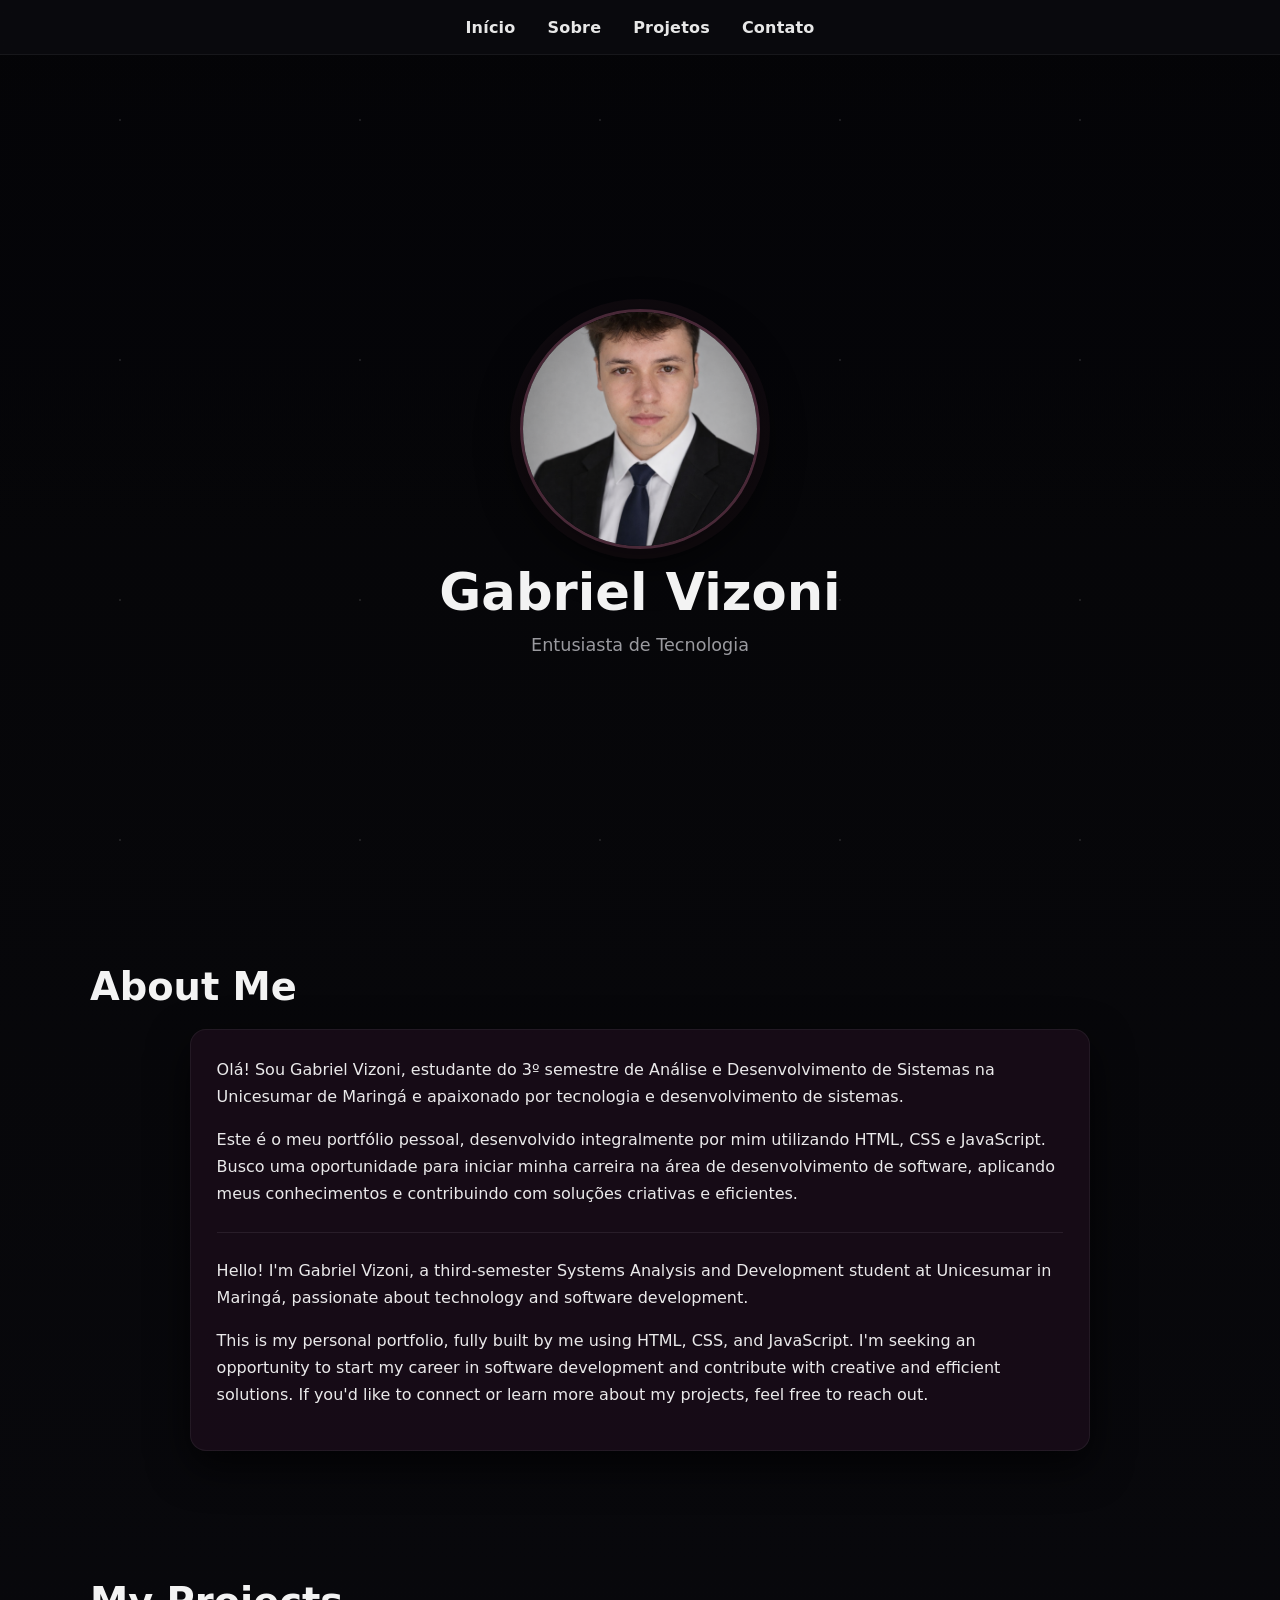
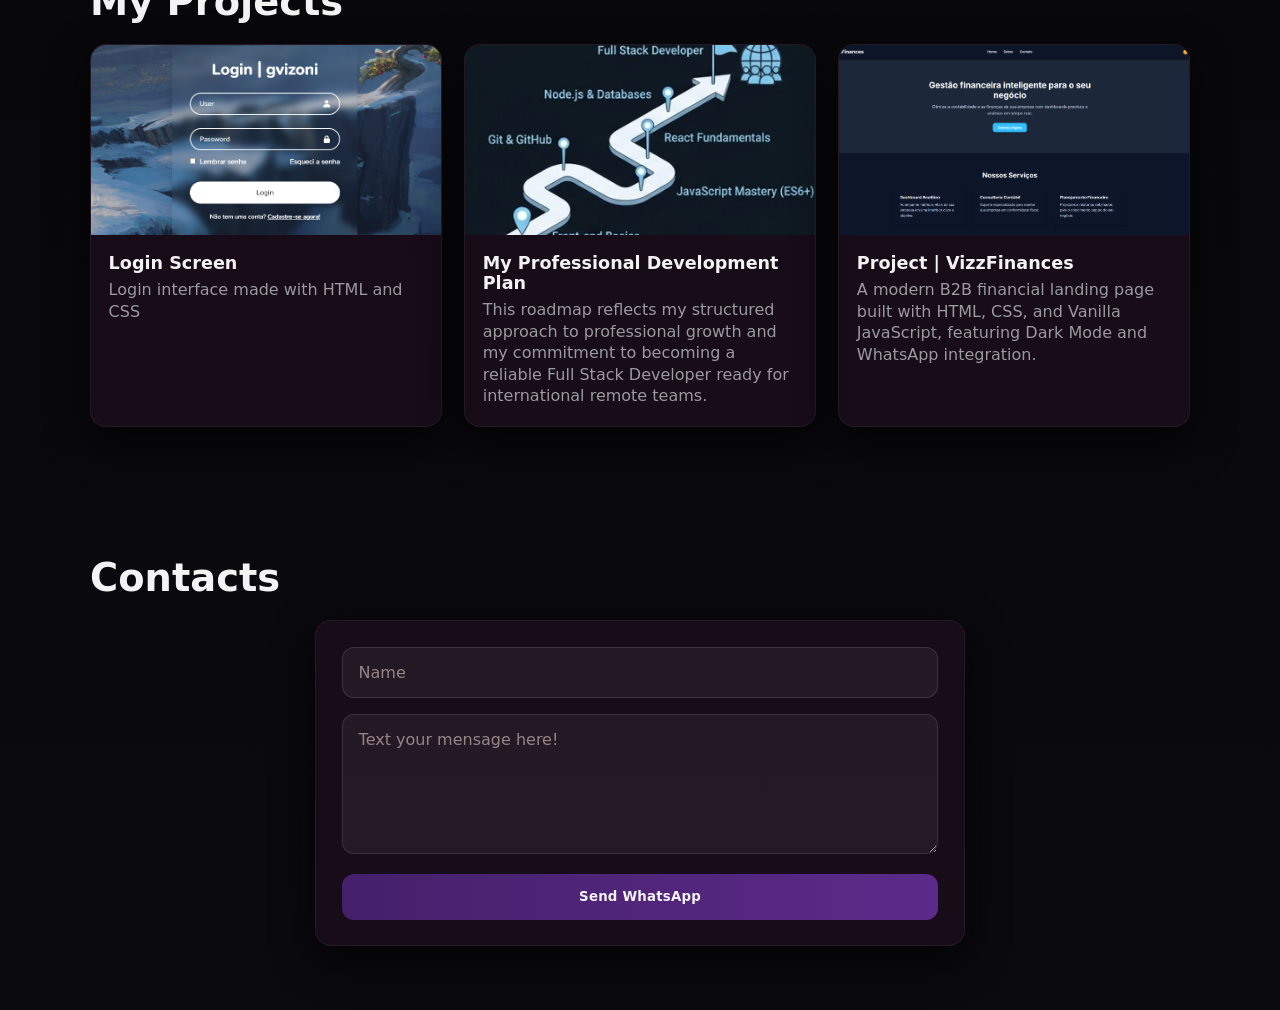
<file: index.html>
<!DOCTYPE html>
<html lang="pt-br">

<head>
    <meta charset="UTF-8">
    <meta name="viewport" content="width=device-width, initial-scale=1.0">
    <link rel="stylesheet" href="styles.css">
    <title>Portfólio | Gabriel Vizoni</title>
</head>

<body>
    <div class="particulas">


    </div>
    <nav class="menu-topo">
        <ul class="lista-menu">
            <li>
                <a href="#Início" class="link-menu">Início</a>
            </li>
            <li>
                <a href="#Sobre" class="link-menu">Sobre</a>
            </li>
            <li>
                <a href="#Projetos" class="link-menu">Projetos</a>
            </li>
            <li>
                <a href="#Contatos" class="link-menu">Contato</a>
            </li>
        </ul>
    </nav>


    <main id="Início" class="secao-inicio">
        <img src="perfil.png" alt="Foto de Gabriel Vizoni" class="foto-perfil">
        <h1> Gabriel Vizoni </h1>
        <p class="texto-profissao">Entusiasta de Tecnologia</p>
    </main>

    <section id="Sobre" class="secao-sobre">
        <h2 class="titulo-sobre">About Me</h2>

        <div class="caixa-sobre">
            <p class="texto-sobre">
                Olá! Sou Gabriel Vizoni, estudante do 3º semestre de Análise e Desenvolvimento de Sistemas na Unicesumar
                de Maringá e apaixonado por tecnologia e desenvolvimento de sistemas.
            </p>

            <p class="texto-sobre">
                Este é o meu portfólio pessoal, desenvolvido integralmente por mim utilizando HTML, CSS e JavaScript.
                Busco uma oportunidade para iniciar minha carreira na área de desenvolvimento de software, aplicando
                meus conhecimentos e contribuindo com soluções criativas e eficientes.
            </p>

            <hr class="divider">

            <p class="texto-sobre">
                Hello! I'm Gabriel Vizoni, a third-semester Systems Analysis and Development student at Unicesumar in
                Maringá, passionate about technology and software development.
            </p>

            <p class="texto-sobre">
                This is my personal portfolio, fully built by me using HTML, CSS, and JavaScript. I'm seeking an
                opportunity to start my career in software development and contribute with creative and efficient
                solutions. If you'd like to connect or learn more about my projects, feel free to reach out.
            </p>
        </div>
    </section>

    <section id="Projetos" class="secao-projetos">
        <h2 class="titulo-projetos"> My Projects</h2>
        <div class="grade-projetos">

            <div class="caixa-projeto">
                <a href="./PROJETOS/TELA DE LOGIN/projeto1.html">
                    <img src="./PROJETOS/TELA DE LOGIN/img/fundo caixa.png" alt="wallpaper-teste" class="imagem-projeto">
                    <div class="caixa-projeto-texto">
                        <h3 class="titulo-projeto">Login Screen</h3>
                        <p class="descricao-projeto">Login interface made with HTML and CSS</p>
                    </div>
                </a>
            </div>

            <div class="caixa-projeto">
                <a href="./PROJETOS/PLANOS2026/plano2026.html">
                    <img src="./PROJETOS/PLANOS2026/img/imagemcaixa.png" alt="wallpaper-teste" class="imagem-projeto">
                    <div class="caixa-projeto-texto">
                        <h3 class="titulo-projeto">My Professional Development Plan</h3>
                        <p class="descricao-projeto">This roadmap reflects my structured approach to professional growth
                            and my commitment to becoming a reliable Full Stack Developer ready for international remote
                            teams.</p>
                    </div>
                </a>
            </div>

            <div class="caixa-projeto">
                <a href="./PROJETOS/SISTEMA FINANCEIRO/index.html">
                    <img src="./PROJETOS/SISTEMA FINANCEIRO/img/imagemfundo.png" alt="wallpaper-teste" class="imagem-projeto">
                    <div class="caixa-projeto-texto">
                        <h3 class="titulo-projeto">Project | VizzFinances</h3>
                        <p class="descricao-projeto">A modern B2B financial landing page built with HTML, CSS, and Vanilla JavaScript, featuring Dark Mode and WhatsApp integration.
                        </p>
                    </div>
                </a>
            </div>

        </div>

    </section>


    <section id="Contatos" class="secao-contato">
        <h2 class="titulo-contato">Contacts</h2>
        <form class="formulario-caixa-maior" id="formulario" onsubmit="enviarWhatsapp(event)">
            <div class="formulario-caixa-menor">
                <input placeholder="Name" class="campo-texto" id="nome">
            </div>

            <div class="formulario-caixa-menor">
                <textarea class="campo-texto" placeholder="Text your mensage here!" id="mensagem"></textarea>
            </div>

            <button type="submit" class="botao-enviar">Send WhatsApp</button>
        </form>

    </section>

    <script>
        function enviarWhatsapp(event) {
            event.preventDefault();

            const nome = document.getElementById('nome').value.trim();
            const mensagem = document.getElementById('mensagem').value.trim();
            const telefone = '5544999304702';

            const texto = `Hello! My name is ${nome}. ${mensagem}`;
            const mensagemFormatada = encodeURIComponent(texto);

            const url = `https://wa.me/${telefone}?text=${mensagemFormatada}`;
            window.open(url, '_blank');
        }
    </script>

</body>

</html>
</file>
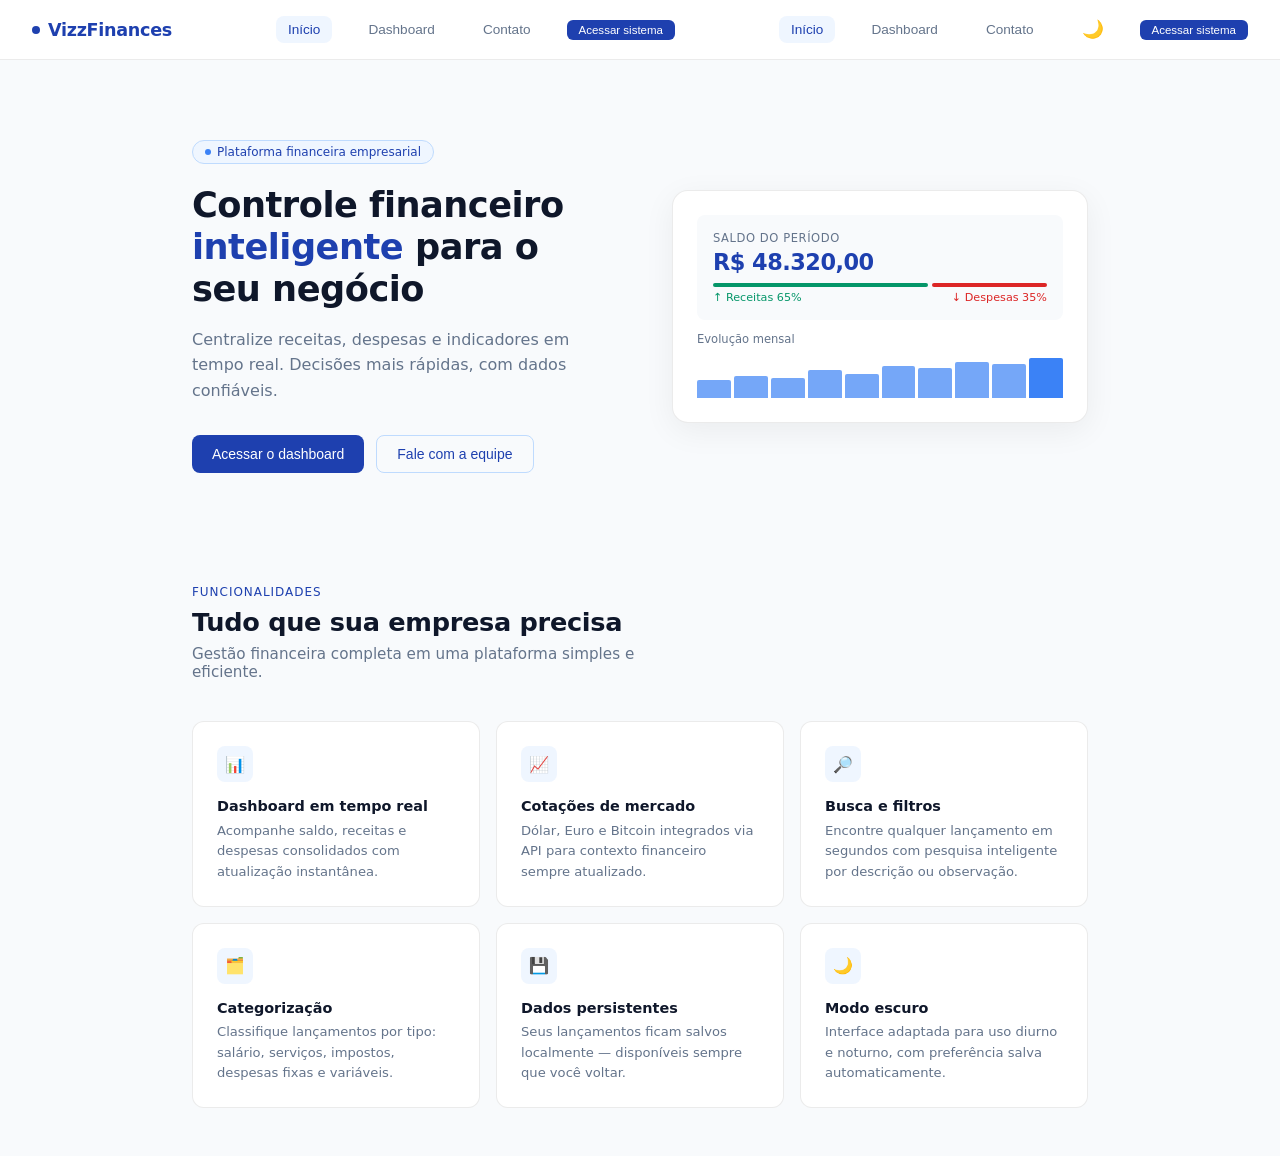
<file: PROJETOS/SISTEMA FINANCEIRO/index.html>
<!DOCTYPE html>
<html lang="pt-BR">

<head>
    <meta charset="UTF-8">
    <meta name="viewport" content="width=device-width, initial-scale=1.0">
    <title>VizzFinances</title>
    <link rel="stylesheet" href="style.css">
</head>

<body>

    <nav>
        <div class="nav-logo">VizzFinances</div>
        <div class="nav-links">
            <button class="nav-link active" onclick="showPage('home',this)">Início</button>
            <button class="nav-link" onclick="showPage('dashboard',this)">Dashboard</button>
            <button class="nav-link" onclick="showPage('contato',this)">Contato</button>
            <button class="nav-badge" onclick="showPage('dashboard',document.querySelectorAll('.nav-link')[1])">Acessar
                sistema</button>
        </div>
        <div class="nav-links">
            <button class="nav-link active" onclick="showPage('home',this)">Início</button>
            <button class="nav-link" onclick="showPage('dashboard',this)">Dashboard</button>
            <button class="nav-link" onclick="showPage('contato',this)">Contato</button>

            <button class="nav-link" id="btn-tema" onclick="toggleTema()" style="font-size: 1.1rem;"
                title="Alternar Tema">🌙</button>

            <button class="nav-badge" onclick="showPage('dashboard',document.querySelectorAll('.nav-link')[1])">Acessar
                sistema</button>
        </div>
    </nav>

    <div class="page active" id="page-home">
        <div class="hero">
            <div>
                <div class="hero-tag">Plataforma financeira empresarial</div>
                <h1>Controle financeiro <span>inteligente</span> para o seu negócio</h1>
                <p>Centralize receitas, despesas e indicadores em tempo real. Decisões mais rápidas, com dados
                    confiáveis.</p>
                <div class="hero-actions">
                    <button class="btn-primary"
                        onclick="showPage('dashboard',document.querySelectorAll('.nav-link')[1])">Acessar o
                        dashboard</button>
                    <button class="btn-ghost"
                        onclick="showPage('contato',document.querySelectorAll('.nav-link')[2])">Fale com a
                        equipe</button>
                </div>
            </div>
            <div class="hero-visual">
                <div class="mini-card">
                    <div class="mini-card-label">Saldo do período</div>
                    <div class="mini-card-val" style="color:var(--primary)">R$ 48.320,00</div>
                    <div class="mini-bar">
                        <div class="mini-bar-seg"
                            style="width:65%;background:var(--success);height:4px;border-radius:2px"></div>
                        <div class="mini-bar-seg"
                            style="width:35%;background:var(--danger);height:4px;border-radius:2px"></div>
                    </div>
                    <div style="display:flex;justify-content:space-between;margin-top:4px">
                        <span style="font-size:0.7rem;color:var(--success)">↑ Receitas 65%</span>
                        <span style="font-size:0.7rem;color:var(--danger)">↓ Despesas 35%</span>
                    </div>
                </div>
                <div style="font-size:0.72rem;color:var(--muted);margin-bottom:.5rem;font-weight:500">Evolução mensal
                </div>
                <div class="sparkline">
                    <div class="spark-col" style="height:45%"></div>
                    <div class="spark-col" style="height:55%"></div>
                    <div class="spark-col" style="height:50%"></div>
                    <div class="spark-col" style="height:70%"></div>
                    <div class="spark-col" style="height:60%"></div>
                    <div class="spark-col" style="height:80%"></div>
                    <div class="spark-col" style="height:75%"></div>
                    <div class="spark-col" style="height:90%"></div>
                    <div class="spark-col" style="height:85%"></div>
                    <div class="spark-col" style="height:100%"></div>
                </div>
            </div>
        </div>

        <div class="features">
            <div class="section-label">Funcionalidades</div>
            <div class="section-title">Tudo que sua empresa precisa</div>
            <div class="section-sub">Gestão financeira completa em uma plataforma simples e eficiente.</div>
            <div class="features-grid">
                <div class="feat-card">
                    <div class="feat-icon">📊</div>
                    <h3>Dashboard em tempo real</h3>
                    <p>Acompanhe saldo, receitas e despesas consolidados com atualização instantânea.</p>
                </div>
                <div class="feat-card">
                    <div class="feat-icon">📈</div>
                    <h3>Cotações de mercado</h3>
                    <p>Dólar, Euro e Bitcoin integrados via API para contexto financeiro sempre atualizado.</p>
                </div>
                <div class="feat-card">
                    <div class="feat-icon">🔎</div>
                    <h3>Busca e filtros</h3>
                    <p>Encontre qualquer lançamento em segundos com pesquisa inteligente por descrição ou observação.
                    </p>
                </div>
                <div class="feat-card">
                    <div class="feat-icon">🗂️</div>
                    <h3>Categorização</h3>
                    <p>Classifique lançamentos por tipo: salário, serviços, impostos, despesas fixas e variáveis.</p>
                </div>
                <div class="feat-card">
                    <div class="feat-icon">💾</div>
                    <h3>Dados persistentes</h3>
                    <p>Seus lançamentos ficam salvos localmente — disponíveis sempre que você voltar.</p>
                </div>
                <div class="feat-card">
                    <div class="feat-icon">🌙</div>
                    <h3>Modo escuro</h3>
                    <p>Interface adaptada para uso diurno e noturno, com preferência salva automaticamente.</p>
                </div>
            </div>
        </div>
    </div>

    <div class="page" id="page-dashboard">
        <div class="dash">
            <div class="dash-header">
                <div>
                    <h2>Visão geral financeira</h2>
                    <p id="dash-date">Carregando data...</p>
                </div>
                <button class="btn-primary" onclick="document.getElementById('formModal').style.display='flex'">+ Novo
                    lançamento</button>
            </div>

            <div class="kpi-grid">
                <div class="kpi">
                    <div class="kpi-label">Saldo atual</div>
                    <div class="kpi-val" id="kpi-saldo" style="color:var(--primary)">R$ 0,00</div>
                    <div class="kpi-delta delta-up" id="kpi-saldo-delta">Calculando...</div>
                </div>
                <div class="kpi">
                    <div class="kpi-label">Total de receitas</div>
                    <div class="kpi-val" id="kpi-receitas" style="color:var(--success)">R$ 0,00</div>
                    <div class="kpi-delta delta-up">↑ Período atual</div>
                </div>
                <div class="kpi">
                    <div class="kpi-label">Total de despesas</div>
                    <div class="kpi-val" id="kpi-despesas" style="color:var(--danger)">R$ 0,00</div>
                    <div class="kpi-delta delta-down">↓ Período atual</div>
                </div>
            </div>

            <div class="dash-grid">
                <div>
                    <div class="card" style="margin-bottom:1rem">
                        <div class="card-header">
                            <div>
                                <div class="card-title">Movimentações</div>
                                <div class="card-sub" id="tx-count">0 lançamentos</div>
                            </div>
                            <input type="text" id="busca" placeholder="Buscar..."
                                style="padding:6px 10px;border:1px solid var(--border);border-radius:8px;font-size:0.8rem;width:160px;background:var(--bg);color:var(--text);outline:none">
                        </div>
                        <ul id="tx-list" style="list-style:none;max-height:300px;overflow-y:auto"></ul>
                        <p id="tx-empty" style="font-size:0.82rem;color:var(--muted);display:none;padding:.5rem 0">
                            Nenhum lançamento encontrado.</p>
                    </div>

                    <div class="card">
                        <div class="card-header">
                            <div class="card-title">Distribuição de despesas</div>
                        </div>
                        <div class="chart-bars" id="cat-chart">
                            <div style="font-size:0.78rem;color:var(--muted)">Adicione lançamentos para ver o gráfico.
                            </div>
                        </div>
                    </div>
                </div>

                <div>
                    <div class="card" style="margin-bottom:1rem">
                        <div class="card-header">
                            <div class="card-title">Cotações do mercado</div>
                            <div class="card-sub" id="mkt-time"></div>
                        </div>
                        <ul id="mkt-list" style="list-style:none">
                            <li style="font-size:0.8rem;color:var(--muted)">Carregando...</li>
                        </ul>
                    </div>

                    <div class="card">
                        <div class="card-header">
                            <div class="card-title">Visão rápida</div>
                        </div>
                        <div id="quick-stats" style="display:flex;flex-direction:column;gap:.5rem">
                            <div
                                style="display:flex;justify-content:space-between;font-size:0.8rem;padding:.4rem 0;border-bottom:1px solid var(--border)">
                                <span style="color:var(--muted)">Maior receita</span>
                                <span id="qs-maior-r" style="font-weight:500">—</span>
                            </div>
                            <div
                                style="display:flex;justify-content:space-between;font-size:0.8rem;padding:.4rem 0;border-bottom:1px solid var(--border)">
                                <span style="color:var(--muted)">Maior despesa</span>
                                <span id="qs-maior-d" style="font-weight:500">—</span>
                            </div>
                            <div style="display:flex;justify-content:space-between;font-size:0.8rem;padding:.4rem 0">
                                <span style="color:var(--muted)">Nº de lançamentos</span>
                                <span id="qs-count" style="font-weight:500">0</span>
                            </div>
                        </div>
                    </div>
                </div>
            </div>
        </div>
    </div>

    <div class="page" id="page-contato">
        <div class="contact">
            <div class="contact-card">
                <div class="contact-head">
                    <div class="nav-logo" style="margin-bottom:.5rem">VizzFinances</div>
                    <h2 style="font-size:1.4rem;font-weight:700;color:var(--text)">Entre em contato</h2>
                    <p>Tire suas dúvidas ou solicite uma demonstração para a sua empresa.</p>
                </div>
                <div class="contact-info">
                    <div class="info-chip">📱 WhatsApp disponível</div>
                    <div class="info-chip">⚡ Resposta rápida</div>
                </div>
                <div class="form-section">
                    <div class="form-row">
                        <div class="form-group">
                            <label>Nome / Empresa</label>
                            <input type="text" id="c-nome" placeholder="Ex: Empresa LTDA">
                        </div>
                        <div class="form-group">
                            <label>Assunto</label>
                            <select id="c-assunto">
                                <option>Demonstração</option>
                                <option>Suporte técnico</option>
                                <option>Informações comerciais</option>
                                <option>Outros</option>
                            </select>
                        </div>
                    </div>
                    <div class="form-group" style="margin-bottom:.75rem">
                        <label>Mensagem</label>
                        <textarea id="c-msg" rows="4" placeholder="Descreva como podemos ajudar..."
                            style="resize:none"></textarea>
                    </div>
                    <button class="submit-btn" onclick="enviarWpp()">Enviar via WhatsApp</button>
                    <div id="c-feedback" class="feedback">Redirecionando para o WhatsApp...</div>
                </div>
            </div>
        </div>
    </div>

    <div id="formModal"
        style="display:none;position:fixed;inset:0;background:rgba(0,0,0,0.4);z-index:200;align-items:center;justify-content:center">
        <div
            style="background:var(--surface);border-radius:16px;padding:2rem;width:90%;max-width:480px;position:relative">
            <button onclick="document.getElementById('formModal').style.display='none'"
                style="position:absolute;top:1rem;right:1rem;background:none;border:none;font-size:1.3rem;cursor:pointer;color:var(--muted)">✕</button>
            <h3 style="font-size:1rem;font-weight:600;margin-bottom:1.25rem">Novo lançamento</h3>
            <div class="form-section">
                <div class="form-row">
                    <div class="form-group">
                        <label>Descrição</label>
                        <input type="text" id="f-desc" placeholder="Ex: Conta de Luz">
                    </div>
                    <div class="form-group">
                        <label>Valor (R$)</label>
                        <input type="number" id="f-valor" step="0.01" min="0.01" placeholder="150.00">
                    </div>
                </div>
                <div class="form-group" style="margin-bottom:.75rem">
                    <label>Tipo</label>
                    <select id="f-tipo">
                        <optgroup label="Receitas (+)">
                            <option value="receita-salario">Salário / Pró-labore</option>
                            <option value="receita-servico">Prestação de Serviço</option>
                            <option value="receita-rendimento">Rendimentos</option>
                        </optgroup>
                        <optgroup label="Despesas (-)">
                            <option value="despesa-fixa">Despesa Fixa</option>
                            <option value="despesa-variavel">Despesa Variável</option>
                            <option value="despesa-imposto">Impostos e Taxas</option>
                        </optgroup>
                    </select>
                </div>
                <div class="form-group" style="margin-bottom:.75rem">
                    <label>Observação (opcional)</label>
                    <input type="text" id="f-obs" placeholder="Ex: Referente ao mês de abril">
                </div>
                <button class="submit-btn" onclick="salvarLancamento()">Salvar lançamento</button>
                <div id="f-feedback" class="feedback">Lançamento salvo com sucesso!</div>
            </div>
        </div>
    </div>

    <script src="script.js"></script>
</body>

</html>
</file>
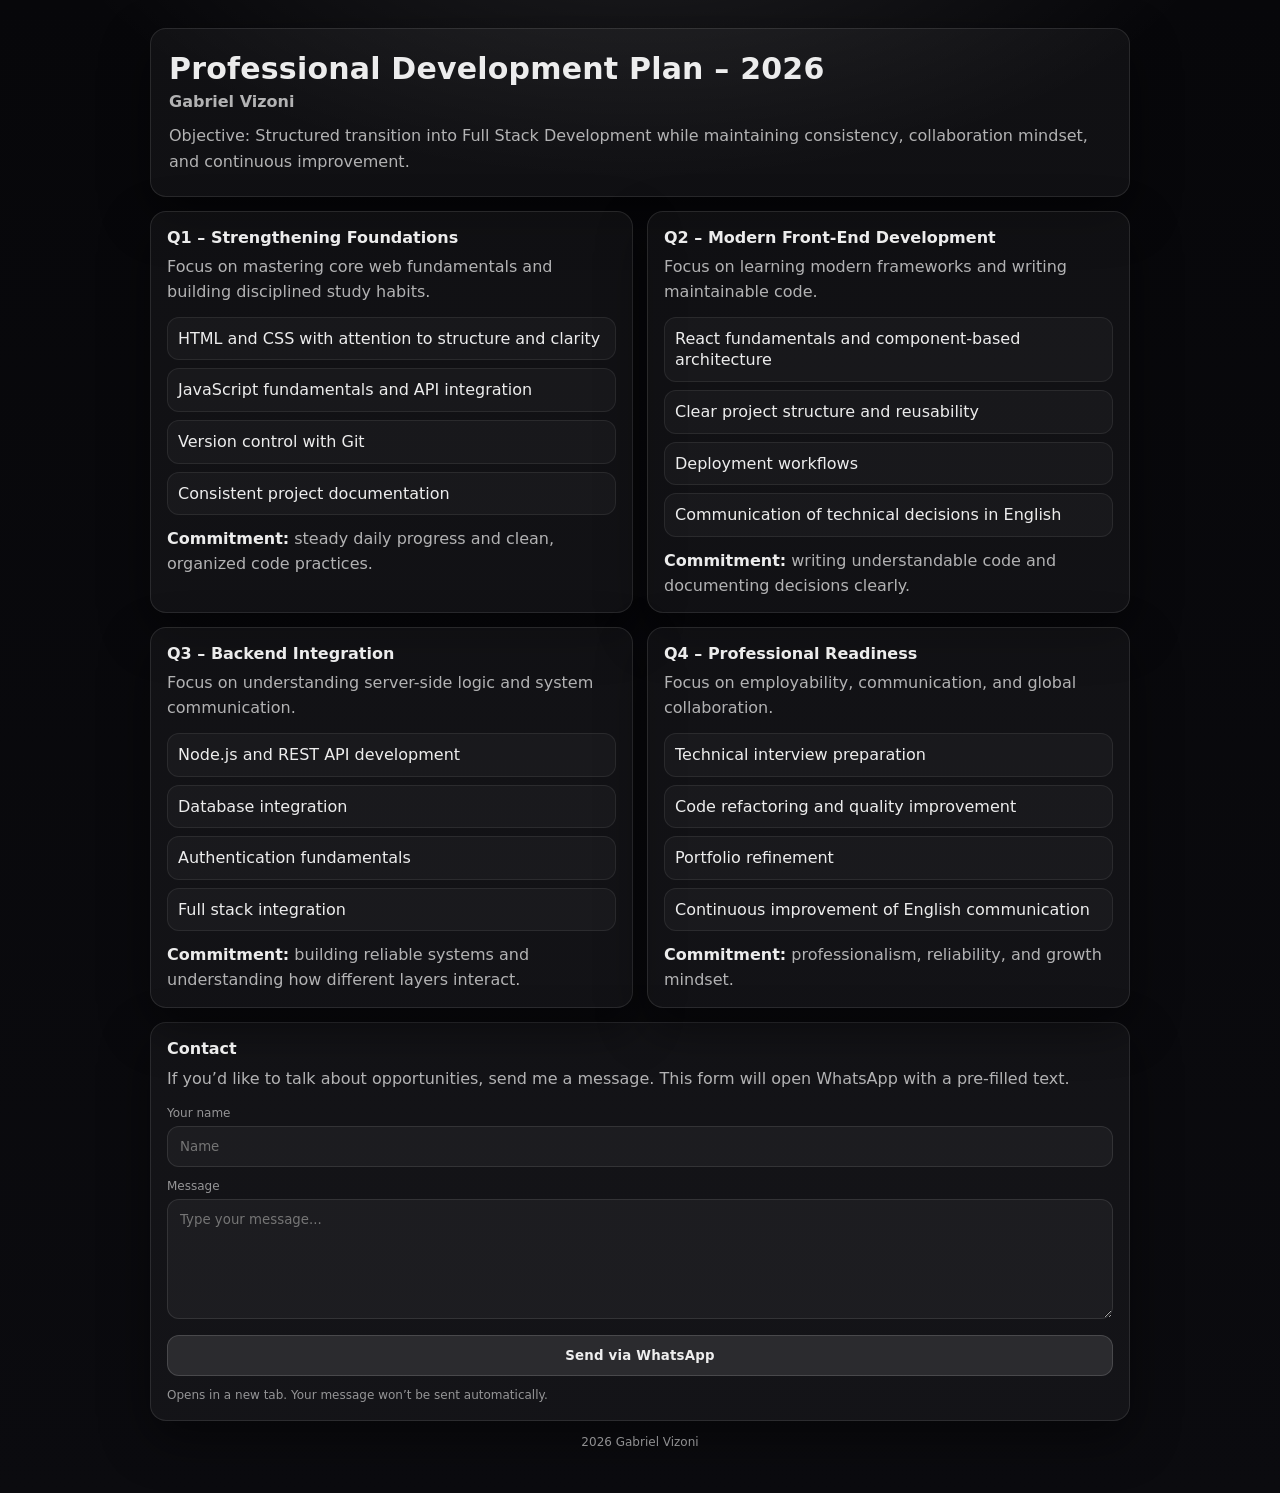
<file: PROJETOS/PLANOS2026/plano2026.html>
<!DOCTYPE html>
<html lang="en">

<head>
    <meta charset="UTF-8" />
    <meta name="viewport" content="width=device-width, initial-scale=1.0" />
    <title>Professional Development Plan – 2026 | Gabriel Vizoni</title>
    <link rel="stylesheet" href="plano2026.css" />
</head>

<body>
    <div class="container">
        <header class="header">
            <h1>Professional Development Plan – 2026</h1>
            <p class="sub">Gabriel Vizoni</p>
            <p class="objective">
                Objective: Structured transition into Full Stack Development while maintaining consistency,
                collaboration mindset,
                and continuous improvement.
            </p>
        </header>

        <main class="grid">
            <section class="card">
                <div class="card-top">
                    <h2>Q1 – Strengthening Foundations</h2>
                    <p class="focus">Focus on mastering core web fundamentals and building disciplined study habits.</p>
                </div>

                <ul class="list">
                    <li>HTML and CSS with attention to structure and clarity</li>
                    <li>JavaScript fundamentals and API integration</li>
                    <li>Version control with Git</li>
                    <li>Consistent project documentation</li>
                </ul>

                <p class="commitment">
                    <span>Commitment:</span> steady daily progress and clean, organized code practices.
                </p>
            </section>

            <section class="card">
                <div class="card-top">
                    <h2>Q2 – Modern Front-End Development</h2>
                    <p class="focus">Focus on learning modern frameworks and writing maintainable code.</p>
                </div>

                <ul class="list">
                    <li>React fundamentals and component-based architecture</li>
                    <li>Clear project structure and reusability</li>
                    <li>Deployment workflows</li>
                    <li>Communication of technical decisions in English</li>
                </ul>

                <p class="commitment">
                    <span>Commitment:</span> writing understandable code and documenting decisions clearly.
                </p>
            </section>

            <section class="card">
                <div class="card-top">
                    <h2>Q3 – Backend Integration</h2>
                    <p class="focus">Focus on understanding server-side logic and system communication.</p>
                </div>

                <ul class="list">
                    <li>Node.js and REST API development</li>
                    <li>Database integration</li>
                    <li>Authentication fundamentals</li>
                    <li>Full stack integration</li>
                </ul>

                <p class="commitment">
                    <span>Commitment:</span> building reliable systems and understanding how different layers interact.
                </p>
            </section>

            <section class="card">
                <div class="card-top">
                    <h2>Q4 – Professional Readiness</h2>
                    <p class="focus">Focus on employability, communication, and global collaboration.</p>
                </div>

                <ul class="list">
                    <li>Technical interview preparation</li>
                    <li>Code refactoring and quality improvement</li>
                    <li>Portfolio refinement</li>
                    <li>Continuous improvement of English communication</li>
                </ul>

                <p class="commitment">
                    <span>Commitment:</span> professionalism, reliability, and growth mindset.
                </p>
            </section>
        </main>

        <section class="contact">
            <h2>Contact</h2>
            <p class="contact-sub">
                If you’d like to talk about opportunities, send me a message. This form will open WhatsApp with a
                pre-filled text.
            </p>

            <form class="form" id="formulario" onsubmit="enviarWhatsapp(event)">
                <div class="field">
                    <label for="nome">Your name</label>
                    <input id="nome" name="nome" type="text" placeholder="Name" required />
                </div>

                <div class="field">
                    <label for="mensagem">Message</label>
                    <textarea id="mensagem" name="mensagem" placeholder="Type your message..." required></textarea>
                </div>

                <button class="btn" type="submit">Send via WhatsApp</button>
                <p class="hint">Opens in a new tab. Your message won’t be sent automatically.</p>
            </form>
        </section>

        <footer class="footer">
            <p>2026 Gabriel Vizoni</p>
        </footer>
    </div>

    <script>
        function enviarWhatsapp(event) {
            event.preventDefault();

            const nome = document.getElementById("nome").value.trim();
            const mensagem = document.getElementById("mensagem").value.trim();

            const telefone = "5544999304702";

            const texto = `Hi Gabriel! My name is ${nome}. ${mensagem}`;
            const mensagemFormatada = encodeURIComponent(texto);

            const url = `https://wa.me/${telefone}?text=${mensagemFormatada}`;
            window.open(url, "_blank");
        }
    </script>
</body>

</html>
</file>
<file: styles.css>
*{
    margin: 0;
    padding: 0;
    box-sizing: border-box;
    font-family: system-ui, -apple-system, "Segoe UI", Roboto, Arial, sans-serif;
}

:root{
    --fundo: #050507;
    --fundo-2: #0b0b0f;

    --texto: #f3f3f3;
    --texto-fraco: #9a9a9f;

    --destaque: #5c2a8a;      
    --destaque-2: #44206a;

    --borda: rgba(255,255,255,0.06);
    --vidro: rgba(12,12,16,0.8);

    --sombra: 0 15px 40px rgba(0,0,0,0.7);
    --raio: 16px;
}



body{
    margin: 0;
    min-height: 100vh;
    background: linear-gradient(180deg, #050507 0%, #0a0a0f 100%);
    color: var(--texto);
    overflow-x: hidden;
}



[id]{
    scroll-margin-top: 90px;
}

/*menu*/
.menu-topo{
    position: fixed;
    top: 0;
    width: 100%;
    z-index: 100;
    background: var(--vidro);
    backdrop-filter: blur(10px);
    border-bottom: 1px solid var(--borda);
}

.lista-menu{
    display: flex;
    justify-content: center;
    list-style: none;
    gap: 2rem;
    padding: 1.1rem 1rem;
}

.link-menu{
    color: var(--texto);
    text-decoration: none;
    font-weight: 600;
    letter-spacing: 0.2px;
    opacity: 0.95;
    position: relative;
    padding: 0.3rem 0;
    transition: opacity 0.2s ease, color 0.2s ease;
}

.link-menu:hover{
    color: var(--texto);
    opacity: 1;
}

.link-menu::after{
    content: "";
    position: absolute;
    left: 0;
    bottom: -0.35rem;
    height: 2px;
    width: 0;
    background: linear-gradient(90deg, var(--destaque), var(--destaque-2));
    transition: width 0.25s ease;
}

.link-menu:hover::after{
    width: 100%;
}

/*inicio*/
.secao-inicio{
    min-height: 100vh;
    padding: 7.5rem 1.25rem 3.5rem;
    display: flex;
    flex-direction: column;
    align-items: center;
    justify-content: center;
    text-align: center;
    gap: 0.9rem;
}

.foto-perfil{
    width: 240px;
    height: 240px;
    border-radius: 999px;
    border: 3px solid rgba(109, 60, 82, 0.65);
    box-shadow: 0 0 0 10px rgba(109, 60, 82, 0.09), var(--sombra);
    object-fit: cover;
}

h1{
    font-size: clamp(2.1rem, 4vw, 3.4rem);
    color: var(--texto);
    line-height: 1.1;
}

.texto-profissao{
    color: var(--texto-fraco);
    font-size: 1.1rem;
}

/*sobre*/ /*descobri q posso utilizar a mesma configuração de classes se eu colocar virgula dessa forma*/
/*particularmente isso é bem interessante, é bom lembrar*/

.secao-sobre,
.secao-projetos,
.secao-contato{
    padding: 4rem 1.25rem;
}

.titulo-sobre,
.titulo-projetos,
.titulo-contato{
    max-width: 1100px;
    margin: 0 auto 1.25rem;
    font-size: clamp(1.6rem, 3.2vw, 2.4rem);
    color: var(--texto);
}

.caixa-sobre{
    max-width: 900px;
    margin: 0 auto;
    padding: 1.6rem;
    background: rgba(36, 16, 34, 0.55);
    border: 1px solid var(--borda);
    border-radius: var(--raio);
    box-shadow: var(--sombra);
}

.texto-sobre{
    color: var(--texto);
    line-height: 1.75;
    opacity: 0.96;
}

.texto-sobre {
  margin-bottom: 1rem;
  line-height: 1.7;
}

.divider {
  border: none;
  height: 1px;
  background: rgba(255, 255, 255, 0.08);
  margin: 1.5rem 0;
}


/*projetos*/
.grade-projetos{
    max-width: 1100px;
    margin: 0 auto;
    display: grid;
    grid-template-columns: repeat(auto-fit, minmax(260px, 1fr));
    gap: 1.4rem;
}

.caixa-projeto{
    border-radius: var(--raio);
    overflow: hidden;
    background: rgba(36, 16, 34, 0.55);
    border: 1px solid var(--borda);
    box-shadow: var(--sombra);
    transform: translateY(0);
    transition: transform 0.2s ease, box-shadow 0.2s ease, border-color 0.2s ease;
}

.caixa-projeto:hover{
    transform: translateY(-6px);
    border-color: rgba(109, 60, 82, 0.55);
    box-shadow: 0 18px 40px rgba(0,0,0,0.55);
}

.caixa-projeto a{
    display: block;
    text-decoration: none;
    color: inherit;
}

.imagem-projeto{
    width: 100%;
    height: 190px;
    object-fit: cover;
    display: block;
    filter: saturate(1.02) contrast(1.02);
}

.caixa-projeto-texto{
    padding: 1.15rem 1.1rem 1.2rem;
}

.titulo-projeto{
    font-size: 1.1rem;
    margin-bottom: 0.35rem;
    color: var(--texto);
}

.descricao-projeto{
    color: var(--texto-fraco);
    line-height: 1.35;
}

/*contatos*/
.formulario-caixa-maior{
    max-width: 650px;
    margin: 0 auto;
    padding: 1.6rem;
    background: rgba(36, 16, 34, 0.55);
    border: 1px solid var(--borda);
    border-radius: var(--raio);
    box-shadow: var(--sombra);
}

.formulario-caixa-menor{
    margin-bottom: 1rem;
}

.campo-texto{
    width: 100%;
    padding: 0.95rem 1rem;
    border-radius: 12px;
    border: 1px solid rgba(250, 220, 213, 0.12);
    background: rgba(255, 255, 255, 0.06);
    color: var(--texto);
    outline: none;
    font-size: 1rem;
}

.campo-texto::placeholder{
    color: rgba(250, 220, 213, 0.55);
}

.campo-texto:focus{
    border-color: rgba(109, 60, 82, 0.75);
    box-shadow: 0 0 0 4px rgba(109, 60, 82, 0.18);
}

textarea.campo-texto{
    min-height: 140px;
    resize: vertical;
}

.botao-enviar{
    width: 100%;
    border: none;
    border-radius: 12px;
    padding: 0.95rem 1rem;
    cursor: pointer;
    font-weight: 800;
    letter-spacing: 0.2px;
    color: var(--texto);
    background: linear-gradient(90deg, var(--destaque-2), var(--destaque));
    transition: transform 0.15s ease, filter 0.15s ease;
}

.botao-enviar:hover{
    transform: translateY(-2px);
    filter: brightness(1.06);
}

.botao-enviar:active{
    transform: translateY(0);
}
/*esse background eu pedi pra IA, achei interessante colocar algo mais animado ao fundo, mas particularmente nao entendi muito bem como funciona*/

.particulas{
    position: fixed;
    inset: 0;
    z-index: -1;
    pointer-events: none;
}

.particulas::before{
    content: "";
    position: absolute;
    inset: 0;

    background:
        radial-gradient(circle, rgba(255,255,255,0.4) 1px, transparent 1px),
        linear-gradient(180deg, #050507 0%, #0a0a0f 100%);

    background-size: 240px 240px, cover;
    background-position: 0 0, center;

    opacity: 0.25;

    animation: fundoMove 60s linear infinite;
}

@keyframes fundoMove{
    from{
        background-position: 0 0, center;
    }
    to{
        background-position: 240px 240px, center;
    }
}



/* mobile -> essa parte eu tive q pedir pro chat gpt me explicar pq eu nao entendi como isso funcionava*/
@media (max-width: 520px){
    .lista-menu{
        gap: 1.1rem;
        padding: 1rem 0.75rem;
        flex-wrap: wrap;
    }

    .foto-perfil{
        width: 190px;
        height: 190px;
    }
}
</file>
<file: PROJETOS/SISTEMA FINANCEIRO/style.css>
* {
    margin: 0;
    padding: 0;
    box-sizing: border-box
}

:root {
    --bg: #f8fafc;
    --surface: #fff;
    --border: rgba(0, 0, 0, 0.08);
    --primary: #1e40af;
    --primary-light: #3b82f6;
    --primary-faint: #eff6ff;
    --text: #0f172a;
    --muted: #64748b;
    --success: #059669;
    --danger: #dc2626;
    --success-bg: #f0fdf4;
    --danger-bg: #fef2f2;
    --radius: 12px;
    --font: system-ui, -apple-system, sans-serif
}

/*DARK MODE - NAO MECHER PELO AMOR DE DEUS*/

body.dark-theme {
    --bg: #0f172a;
    --surface: #1e293b;
    --border: rgba(255, 255, 255, 0.1);
    --text: #f8fafc;
    --muted: #94a3b8;
    --primary-faint: rgba(59, 130, 246, 0.15);
}

body {
    transition: background-color 0.3s, color 0.3s;
}

.card,
.nav,
.kpi,
.hero-visual {
    transition: background-color 0.3s, border-color 0.3s;
}

body {
    font-family: var(--font);
    background: var(--bg);
    color: var(--text);
    min-height: 100vh
}

/* NAVEGAÇÃO */
nav {
    background: var(--surface);
    border-bottom: 1px solid var(--border);
    padding: 0 2rem;
    height: 60px;
    display: flex;
    align-items: center;
    justify-content: space-between;
    position: sticky;
    top: 0;
    z-index: 100
}

.nav-logo {
    font-size: 1.1rem;
    font-weight: 700;
    color: var(--primary);
    letter-spacing: -0.3px;
    display: flex;
    align-items: center;
    gap: 8px
}

.nav-logo::before {
    content: '';
    width: 8px;
    height: 8px;
    background: var(--primary);
    border-radius: 50%;
    display: inline-block
}

.nav-links {
    display: flex;
    gap: 1.5rem;
    align-items: center
}

.nav-link {
    font-size: 0.85rem;
    color: var(--muted);
    cursor: pointer;
    padding: 6px 12px;
    border-radius: 8px;
    border: none;
    background: none;
    transition: all .15s
}

.nav-link:hover,
.nav-link.active {
    color: var(--primary);
    background: var(--primary-faint)
}

.nav-badge {
    background: var(--primary);
    color: #fff;
    font-size: 0.72rem;
    padding: 4px 12px;
    border-radius: 6px;
    border: none;
    cursor: pointer;
    font-weight: 500
}

/* PAGINAS */
.page {
    display: none
}

.page.active {
    display: block
}

/* HERO */
.hero {
    padding: 5rem 2rem 4rem;
    max-width: 960px;
    margin: 0 auto;
    display: grid;
    grid-template-columns: 1fr 1fr;
    gap: 4rem;
    align-items: center
}

.hero-tag {
    display: inline-flex;
    align-items: center;
    gap: 6px;
    background: var(--primary-faint);
    color: var(--primary);
    font-size: 0.75rem;
    font-weight: 500;
    padding: 4px 12px;
    border-radius: 20px;
    margin-bottom: 1.25rem;
    border: 1px solid #bfdbfe
}

.hero-tag::before {
    content: '';
    width: 6px;
    height: 6px;
    background: var(--primary-light);
    border-radius: 50%
}

.hero h1 {
    font-size: 2.2rem;
    font-weight: 700;
    line-height: 1.2;
    color: var(--text);
    margin-bottom: 1rem;
    letter-spacing: -0.5px
}

.hero h1 span {
    color: var(--primary)
}

.hero p {
    color: var(--muted);
    font-size: 1rem;
    line-height: 1.6;
    margin-bottom: 2rem
}

.hero-actions {
    display: flex;
    gap: .75rem;
    flex-wrap: wrap
}

.btn-primary {
    background: var(--primary);
    color: #fff;
    border: none;
    padding: 10px 20px;
    border-radius: 8px;
    font-size: 0.875rem;
    font-weight: 500;
    cursor: pointer;
    transition: all .15s
}

.btn-primary:hover {
    background: #1d4ed8
}

.btn-ghost {
    background: none;
    color: var(--primary);
    border: 1px solid #bfdbfe;
    padding: 10px 20px;
    border-radius: 8px;
    font-size: 0.875rem;
    font-weight: 500;
    cursor: pointer;
    transition: all .15s
}

.btn-ghost:hover {
    background: var(--primary-faint)
}

.hero-visual {
    background: var(--surface);
    border: 1px solid var(--border);
    border-radius: 16px;
    padding: 1.5rem;
    box-shadow: 0 8px 32px rgba(0, 0, 0, 0.06)
}

.mini-card {
    background: var(--bg);
    border-radius: 8px;
    padding: 1rem;
    margin-bottom: .75rem
}

.mini-card-label {
    font-size: 0.72rem;
    color: var(--muted);
    font-weight: 500;
    text-transform: uppercase;
    letter-spacing: .05em;
    margin-bottom: .25rem
}

.mini-card-val {
    font-size: 1.4rem;
    font-weight: 700;
    letter-spacing: -0.5px
}

.mini-bar {
    display: flex;
    gap: 4px;
    margin-top: 8px
}

.mini-bar-seg {
    height: 4px;
    border-radius: 2px
}

.sparkline {
    display: flex;
    align-items: flex-end;
    gap: 3px;
    height: 40px;
    margin-top: .75rem
}

.spark-col {
    background: var(--primary-light);
    border-radius: 2px 2px 0 0;
    flex: 1;
    opacity: .7;
    transition: .3s
}

.spark-col:last-child {
    opacity: 1
}

/* CARACTERÍSTICAS */
.features {
    padding: 3rem 2rem;
    max-width: 960px;
    margin: 0 auto
}

.section-label {
    font-size: 0.75rem;
    font-weight: 500;
    color: var(--primary);
    text-transform: uppercase;
    letter-spacing: .08em;
    margin-bottom: .5rem
}

.section-title {
    font-size: 1.6rem;
    font-weight: 700;
    color: var(--text);
    margin-bottom: .5rem;
    letter-spacing: -0.3px
}

.section-sub {
    font-size: 0.95rem;
    color: var(--muted);
    margin-bottom: 2.5rem;
    max-width: 480px
}

.features-grid {
    display: grid;
    grid-template-columns: repeat(3, 1fr);
    gap: 1rem
}

.feat-card {
    background: var(--surface);
    border: 1px solid var(--border);
    border-radius: var(--radius);
    padding: 1.5rem
}

.feat-icon {
    width: 36px;
    height: 36px;
    background: var(--primary-faint);
    border-radius: 8px;
    display: flex;
    align-items: center;
    justify-content: center;
    margin-bottom: 1rem;
    font-size: 16px
}

.feat-card h3 {
    font-size: 0.9rem;
    font-weight: 600;
    color: var(--text);
    margin-bottom: .4rem
}

.feat-card p {
    font-size: 0.82rem;
    color: var(--muted);
    line-height: 1.55
}

/* DASHBOARD */
.dash {
    padding: 2rem;
    max-width: 1100px;
    margin: 0 auto
}

.dash-header {
    display: flex;
    justify-content: space-between;
    align-items: center;
    margin-bottom: 1.5rem
}

.dash-header h2 {
    font-size: 1.1rem;
    font-weight: 600;
    color: var(--text)
}

.dash-header p {
    font-size: 0.8rem;
    color: var(--muted)
}

.kpi-grid {
    display: grid;
    grid-template-columns: repeat(3, 1fr);
    gap: 1rem;
    margin-bottom: 1.5rem
}

.kpi {
    background: var(--surface);
    border: 1px solid var(--border);
    border-radius: var(--radius);
    padding: 1.25rem
}

.kpi-label {
    font-size: 0.75rem;
    font-weight: 500;
    color: var(--muted);
    margin-bottom: .4rem;
    text-transform: uppercase;
    letter-spacing: .04em
}

.kpi-val {
    font-size: 1.6rem;
    font-weight: 700;
    letter-spacing: -0.5px
}

.kpi-delta {
    display: inline-flex;
    align-items: center;
    gap: 3px;
    font-size: 0.72rem;
    font-weight: 500;
    padding: 2px 7px;
    border-radius: 4px;
    margin-top: .4rem
}

.delta-up {
    background: var(--success-bg);
    color: var(--success)
}

.delta-down {
    background: var(--danger-bg);
    color: var(--danger)
}

.dash-grid {
    display: grid;
    grid-template-columns: 1.4fr 1fr;
    gap: 1rem
}

.card {
    background: var(--surface);
    border: 1px solid var(--border);
    border-radius: var(--radius);
    padding: 1.25rem
}

.card-header {
    display: flex;
    justify-content: space-between;
    align-items: center;
    margin-bottom: 1rem
}

.card-title {
    font-size: 0.85rem;
    font-weight: 600;
    color: var(--text)
}

.card-sub {
    font-size: 0.72rem;
    color: var(--muted)
}

.tx-item {
    display: flex;
    justify-content: space-between;
    align-items: center;
    padding: .65rem 0;
    border-bottom: 1px solid var(--border)
}

.tx-item:last-child {
    border-bottom: none
}

.tx-icon {
    width: 30px;
    height: 30px;
    border-radius: 8px;
    display: flex;
    align-items: center;
    justify-content: center;
    font-size: 13px;
    flex-shrink: 0
}

.tx-info {
    flex: 1;
    margin: 0 .75rem
}

.tx-name {
    font-size: 0.82rem;
    font-weight: 500;
    color: var(--text)
}

.tx-date {
    font-size: 0.72rem;
    color: var(--muted)
}

.tx-amt {
    font-size: 0.85rem;
    font-weight: 600
}

.tx-pos {
    color: var(--success)
}

.tx-neg {
    color: var(--danger)
}

.market-item {
    display: flex;
    justify-content: space-between;
    align-items: center;
    padding: .6rem 0;
    border-bottom: 1px solid var(--border)
}

.market-item:last-child {
    border-bottom: none
}

.mkt-sym {
    font-size: 0.8rem;
    font-weight: 600;
    color: var(--text)
}

.mkt-name {
    font-size: 0.7rem;
    color: var(--muted)
}

.mkt-val {
    font-size: 0.82rem;
    font-weight: 500;
    text-align: right
}

.mkt-chg {
    font-size: 0.7rem;
    padding: 2px 6px;
    border-radius: 4px
}

.chg-up {
    background: var(--success-bg);
    color: var(--success)
}

.chg-down {
    background: var(--danger-bg);
    color: var(--danger)
}

.form-section {
    margin-top: 1rem
}

.form-row {
    display: grid;
    grid-template-columns: 1fr 1fr;
    gap: .75rem;
    margin-bottom: .75rem
}

.form-group label {
    display: block;
    font-size: 0.75rem;
    font-weight: 500;
    color: var(--muted);
    margin-bottom: .3rem;
    text-transform: uppercase;
    letter-spacing: .04em
}

.form-group input,
.form-group select,
.form-group textarea {
    width: 100%;
    padding: 8px 12px;
    border: 1px solid var(--border);
    border-radius: 8px;
    font-size: 0.85rem;
    background: var(--bg);
    color: var(--text);
    outline: none;
    transition: border .15s
}

.form-group input:focus,
.form-group select:focus {
    border-color: var(--primary-light)
}

.submit-btn {
    width: 100%;
    background: var(--primary);
    color: #fff;
    border: none;
    padding: 10px;
    border-radius: 8px;
    font-size: 0.875rem;
    font-weight: 500;
    cursor: pointer;
    margin-top: .5rem;
    transition: background .15s
}

.submit-btn:hover {
    background: #1d4ed8
}

.feedback {
    display: none;
    font-size: 0.8rem;
    color: var(--success);
    text-align: center;
    margin-top: .5rem;
    padding: 6px;
    background: var(--success-bg);
    border-radius: 6px
}

/* CONTATOS */
.contact {
    padding: 3rem 2rem;
    max-width: 680px;
    margin: 0 auto
}

.contact-card {
    background: var(--surface);
    border: 1px solid var(--border);
    border-radius: 16px;
    padding: 2.5rem
}

.contact-head {
    margin-bottom: 2rem
}

.contact-head p {
    color: var(--muted);
    font-size: 0.9rem;
    margin-top: .4rem
}

.contact-info {
    display: flex;
    gap: 1rem;
    margin-bottom: 2rem;
    flex-wrap: wrap
}

.info-chip {
    display: flex;
    align-items: center;
    gap: 6px;
    background: var(--primary-faint);
    color: var(--primary);
    font-size: 0.78rem;
    padding: 6px 12px;
    border-radius: 8px;
    border: 1px solid #bfdbfe
}

/* GRÁFICOS DASHBOARD */
.chart-bars {
    display: flex;
    align-items: flex-end;
    gap: 6px;
    height: 80px;
    margin: .75rem 0
}

.bar-wrap {
    flex: 1;
    display: flex;
    flex-direction: column;
    align-items: center;
    gap: 4px
}

.bar-fill {
    width: 100%;
    border-radius: 4px 4px 0 0;
    transition: .3s
}

.bar-lbl {
    font-size: 0.65rem;
    color: var(--muted)
}
</file>
<file: PROJETOS/PLANOS2026/plano2026.css>
* {
    margin: 0;
    padding: 0;
    box-sizing: border-box;
    font-family: system-ui, -apple-system, "Segoe UI", Roboto, Arial, sans-serif;
}

:root {
    --bg: #0b0b0f;
    --panel: rgba(255, 255, 255, 0.04);
    --border: rgba(255, 255, 255, 0.10);
    --text: rgba(255, 255, 255, 0.92);
    --muted: rgba(255, 255, 255, 0.68);
    --muted-2: rgba(255, 255, 255, 0.55);
    --accent: rgba(255, 255, 255, 0.16);
    --shadow: 0 18px 50px rgba(0, 0, 0, 0.45);
    --radius: 16px;
}

body {
    background: radial-gradient(1000px 500px at 50% -120px, rgba(255, 255, 255, 0.10), transparent 60%),
        linear-gradient(180deg, #07070a 0%, var(--bg) 100%);
    color: var(--text);
    min-height: 100vh;
    padding: 28px 16px 44px;
}

.container {
    max-width: 980px;
    margin: 0 auto;
}

.header {
    padding: 22px 18px;
    border: 1px solid var(--border);
    background: var(--panel);
    border-radius: var(--radius);
    box-shadow: var(--shadow);
}

.header h1 {
    font-size: clamp(22px, 3vw, 30px);
    letter-spacing: 0.2px;
}

.sub {
    margin-top: 6px;
    color: var(--muted);
    font-weight: 600;
}

.objective {
    margin-top: 12px;
    color: var(--muted);
    line-height: 1.6;
}

.grid {
    display: grid;
    grid-template-columns: repeat(2, minmax(0, 1fr));
    gap: 14px;
    margin-top: 14px;
}

.card {
    border: 1px solid var(--border);
    background: var(--panel);
    border-radius: var(--radius);
    padding: 16px 16px 14px;
    box-shadow: var(--shadow);
}

.card-top h2 {
    font-size: 16px;
    margin-bottom: 8px;
}

.focus {
    color: var(--muted);
    line-height: 1.55;
    margin-bottom: 12px;
}

.list {
    list-style: none;
    display: grid;
    gap: 8px;
    margin-bottom: 12px;
}

.list li {
    padding: 10px 10px;
    border: 1px solid rgba(255, 255, 255, 0.08);
    border-radius: 12px;
    background: rgba(255, 255, 255, 0.03);
    color: var(--text);
    line-height: 1.35;
}

.commitment {
    color: var(--muted);
    line-height: 1.55;
}

.commitment span {
    color: var(--text);
    font-weight: 700;
}

.contact {
    margin-top: 14px;
    border: 1px solid var(--border);
    background: var(--panel);
    border-radius: var(--radius);
    padding: 16px 16px 18px;
    box-shadow: var(--shadow);
}

.contact h2 {
    font-size: 16px;
    margin-bottom: 8px;
}

.contact-sub {
    color: var(--muted);
    line-height: 1.6;
    margin-bottom: 14px;
}

.form {
    display: grid;
    gap: 12px;
}

.field label {
    display: block;
    font-size: 12px;
    color: var(--muted-2);
    margin-bottom: 6px;
}

.field input,
.field textarea {
    width: 100%;
    border: 1px solid rgba(255, 255, 255, 0.10);
    background: rgba(255, 255, 255, 0.04);
    color: var(--text);
    border-radius: 12px;
    padding: 12px 12px;
    outline: none;
}

.field input:focus,
.field textarea:focus {
    border-color: rgba(255, 255, 255, 0.22);
    box-shadow: 0 0 0 4px rgba(255, 255, 255, 0.06);
}

.field textarea {
    min-height: 120px;
    resize: vertical;
}

.btn {
    border: 1px solid rgba(255, 255, 255, 0.14);
    background: rgba(255, 255, 255, 0.10);
    color: var(--text);
    border-radius: 12px;
    padding: 12px 14px;
    cursor: pointer;
    font-weight: 800;
    letter-spacing: 0.2px;
    transition: transform 0.12s ease, background 0.12s ease;
}

.btn:hover {
    transform: translateY(-1px);
    background: rgba(255, 255, 255, 0.14);
}

.btn:active {
    transform: translateY(0px);
}

.hint {
    font-size: 12px;
    color: var(--muted-2);
}

.footer {
    margin-top: 14px;
    text-align: center;
    color: var(--muted-2);
    font-size: 12px;
}

@media (max-width: 780px) {
    .grid {
        grid-template-columns: 1fr;
    }
}
</file>
